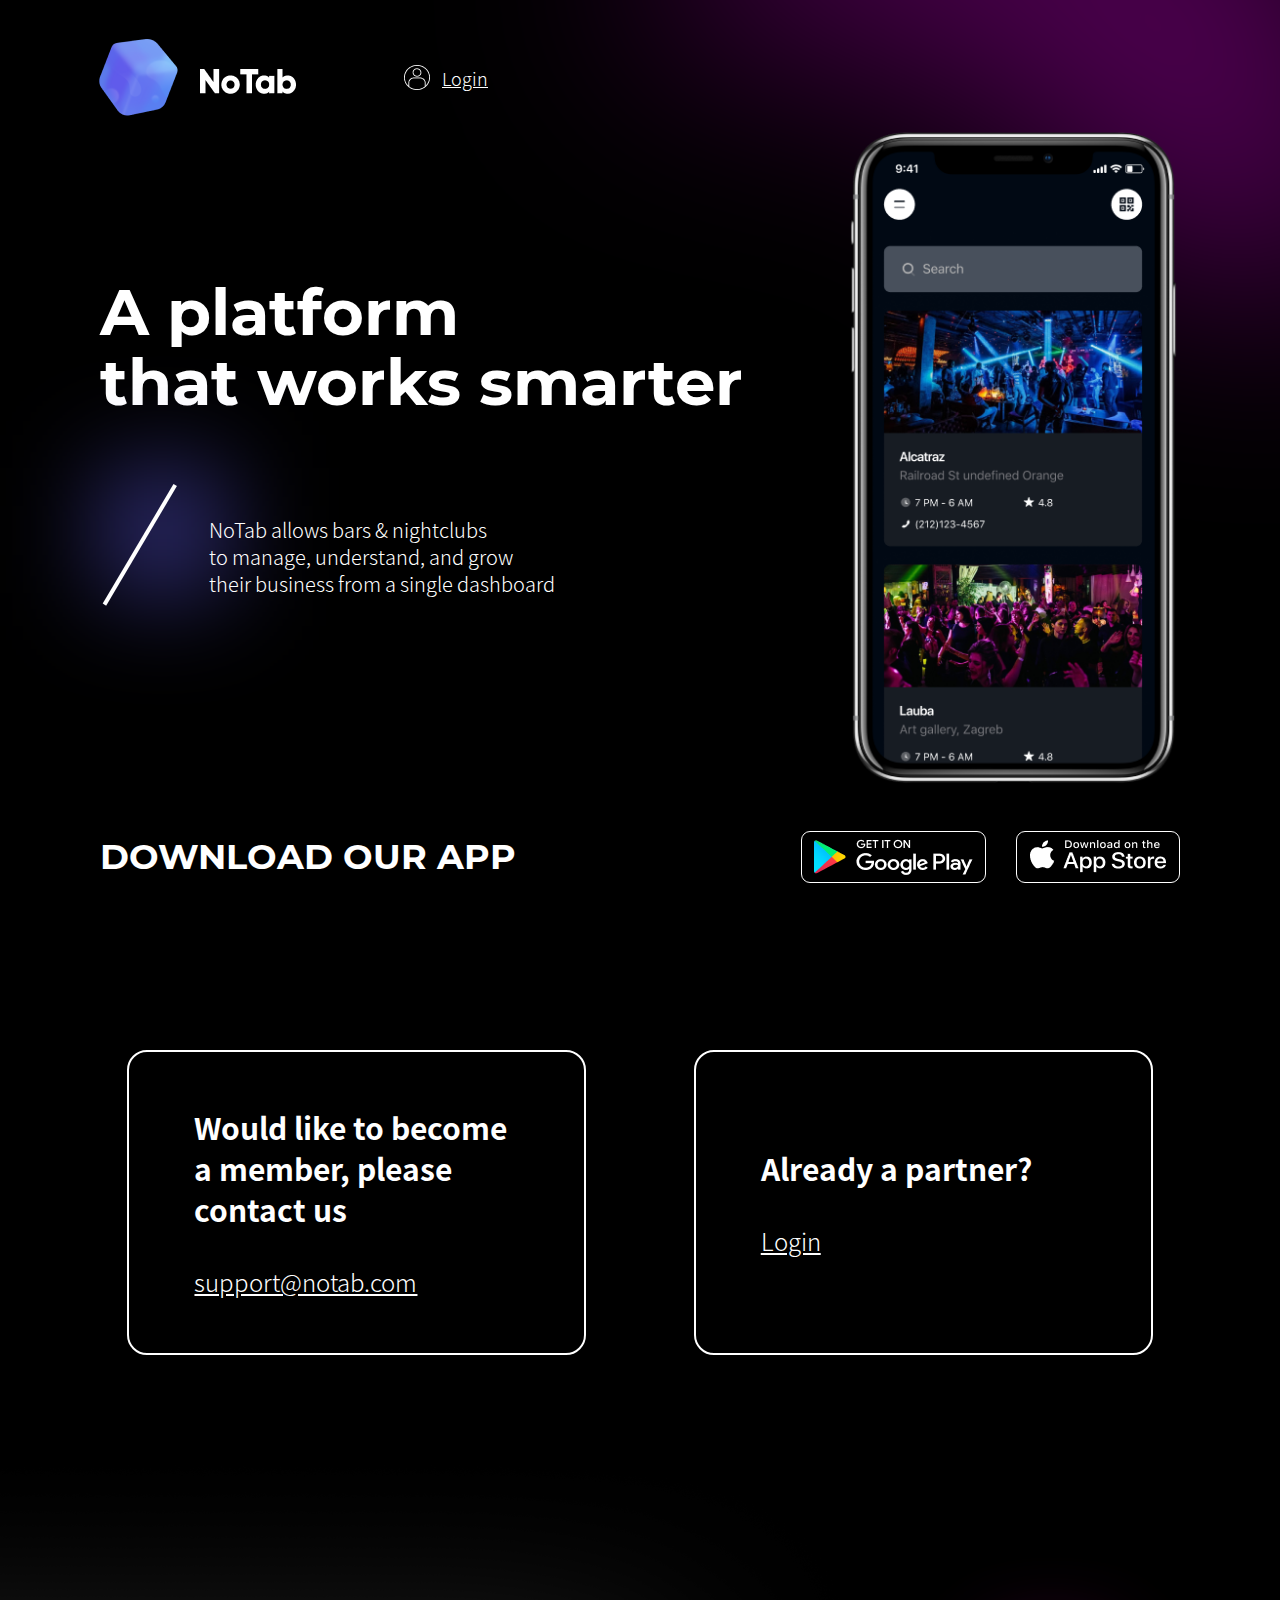
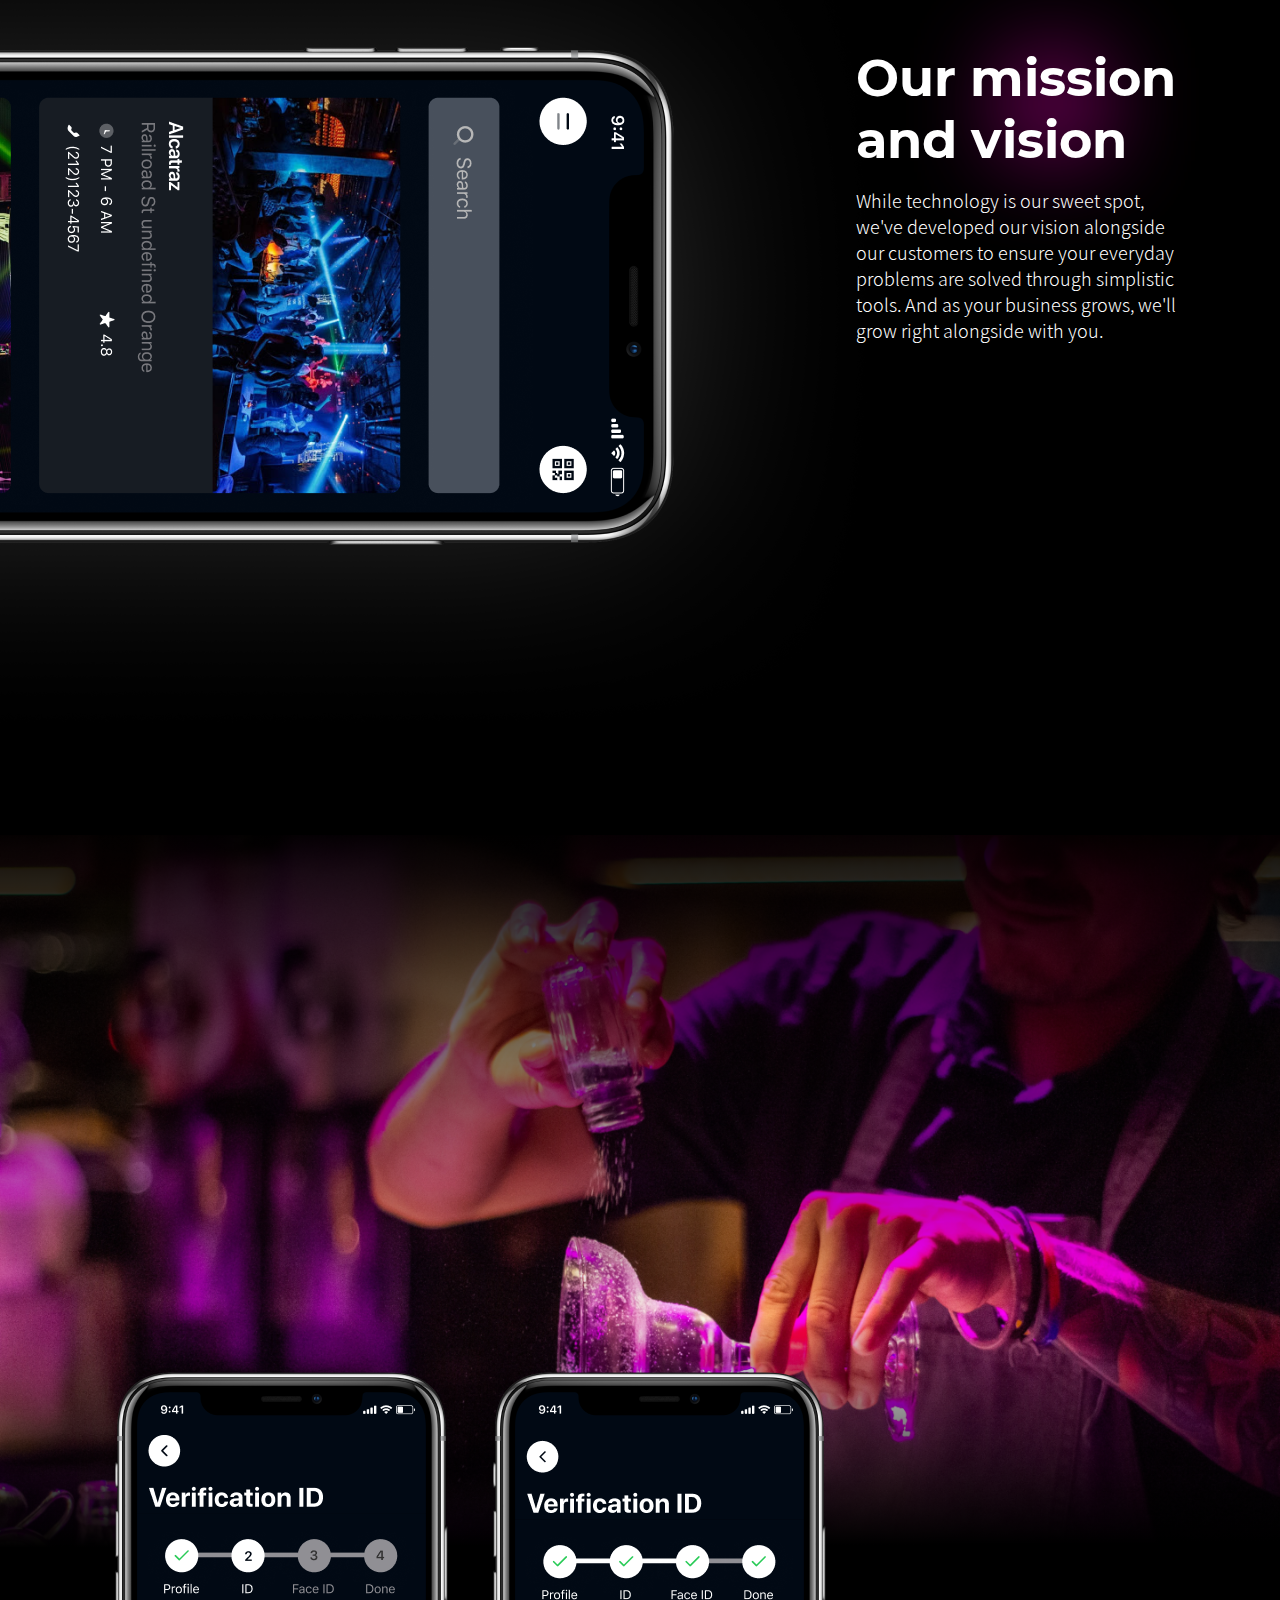
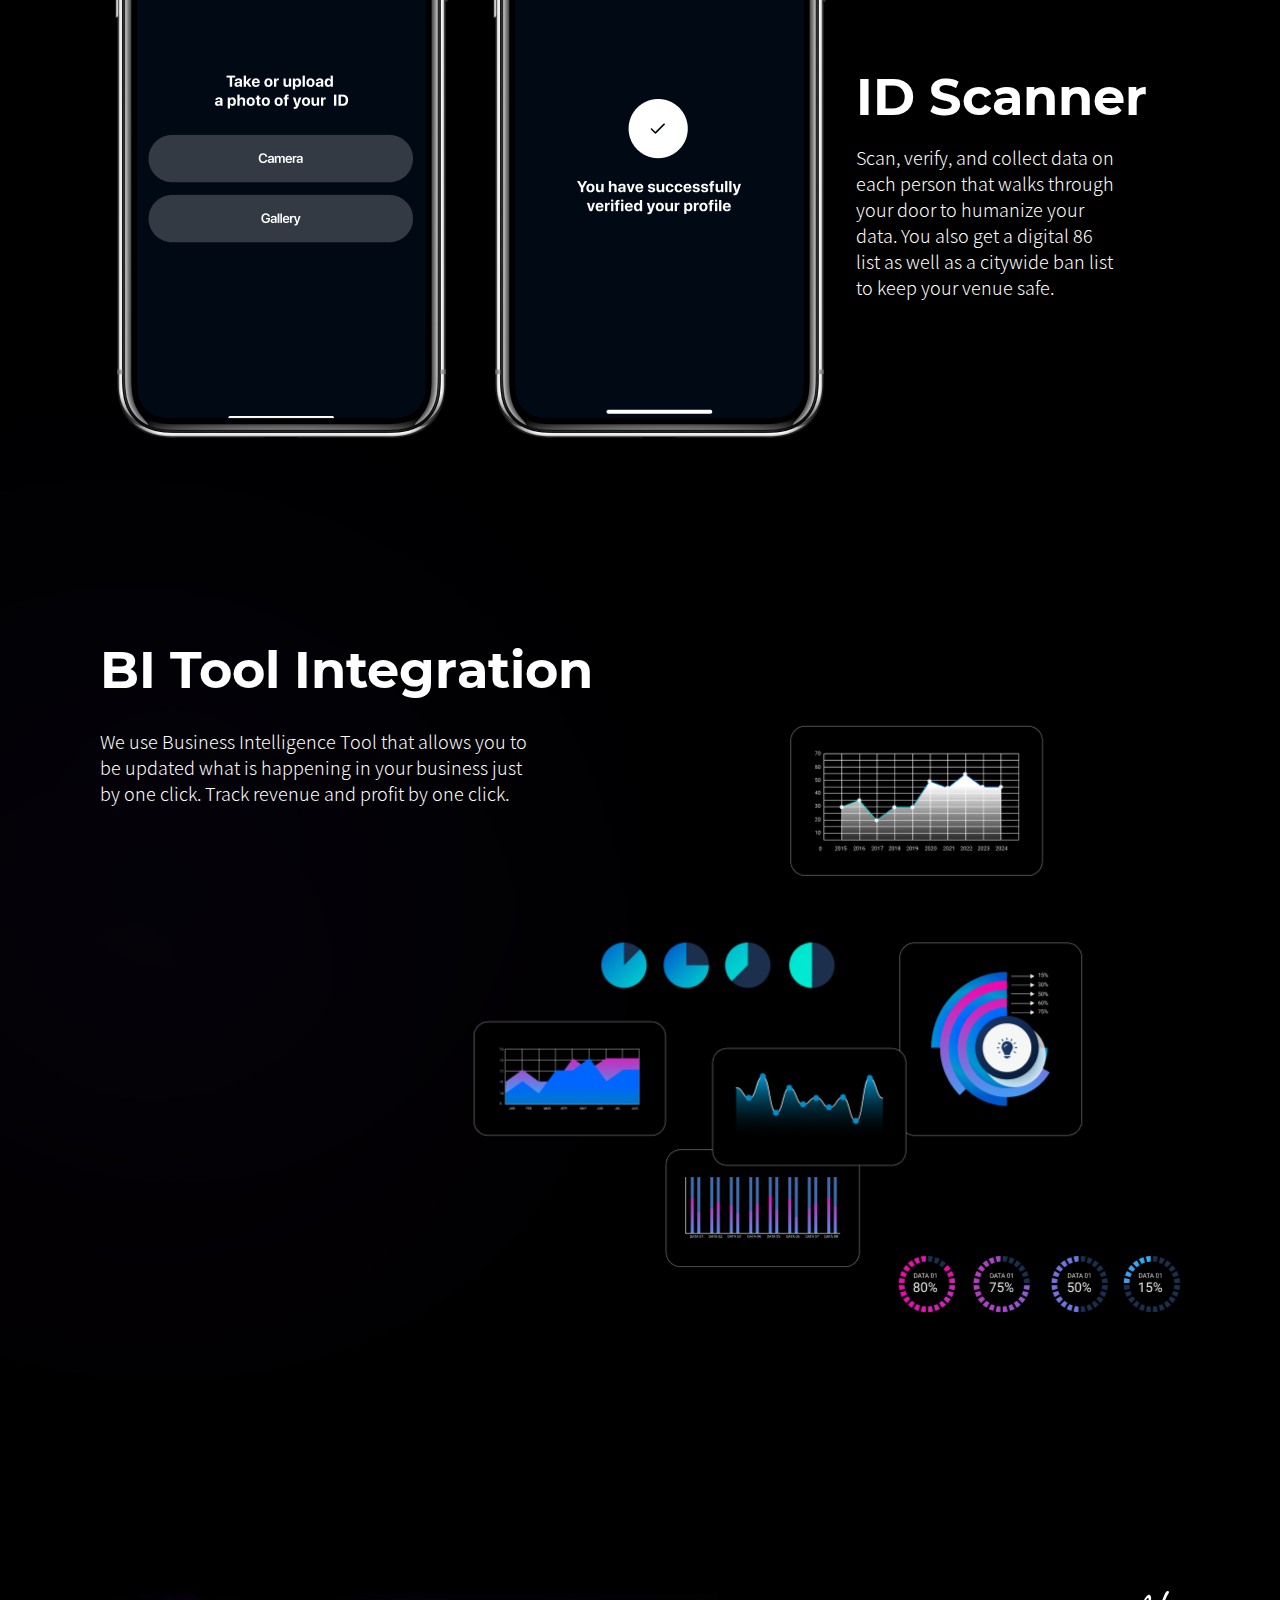
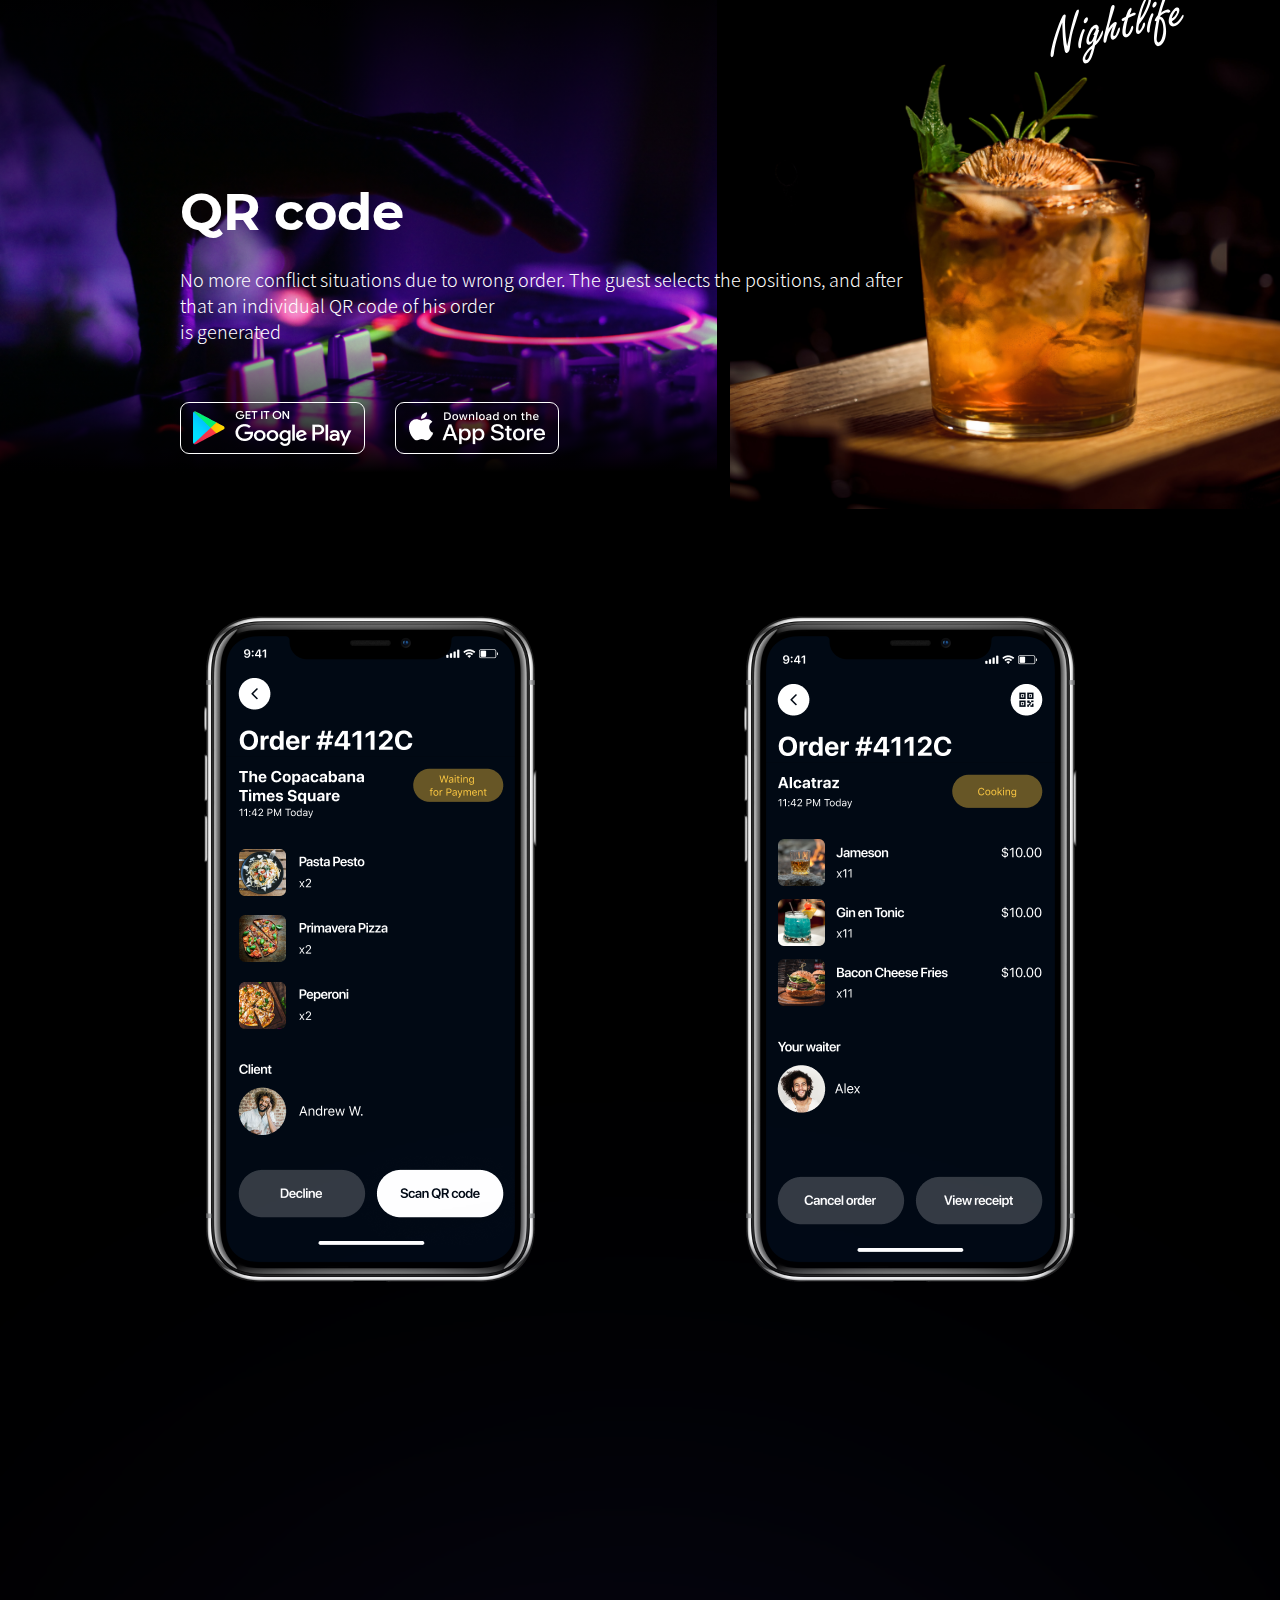
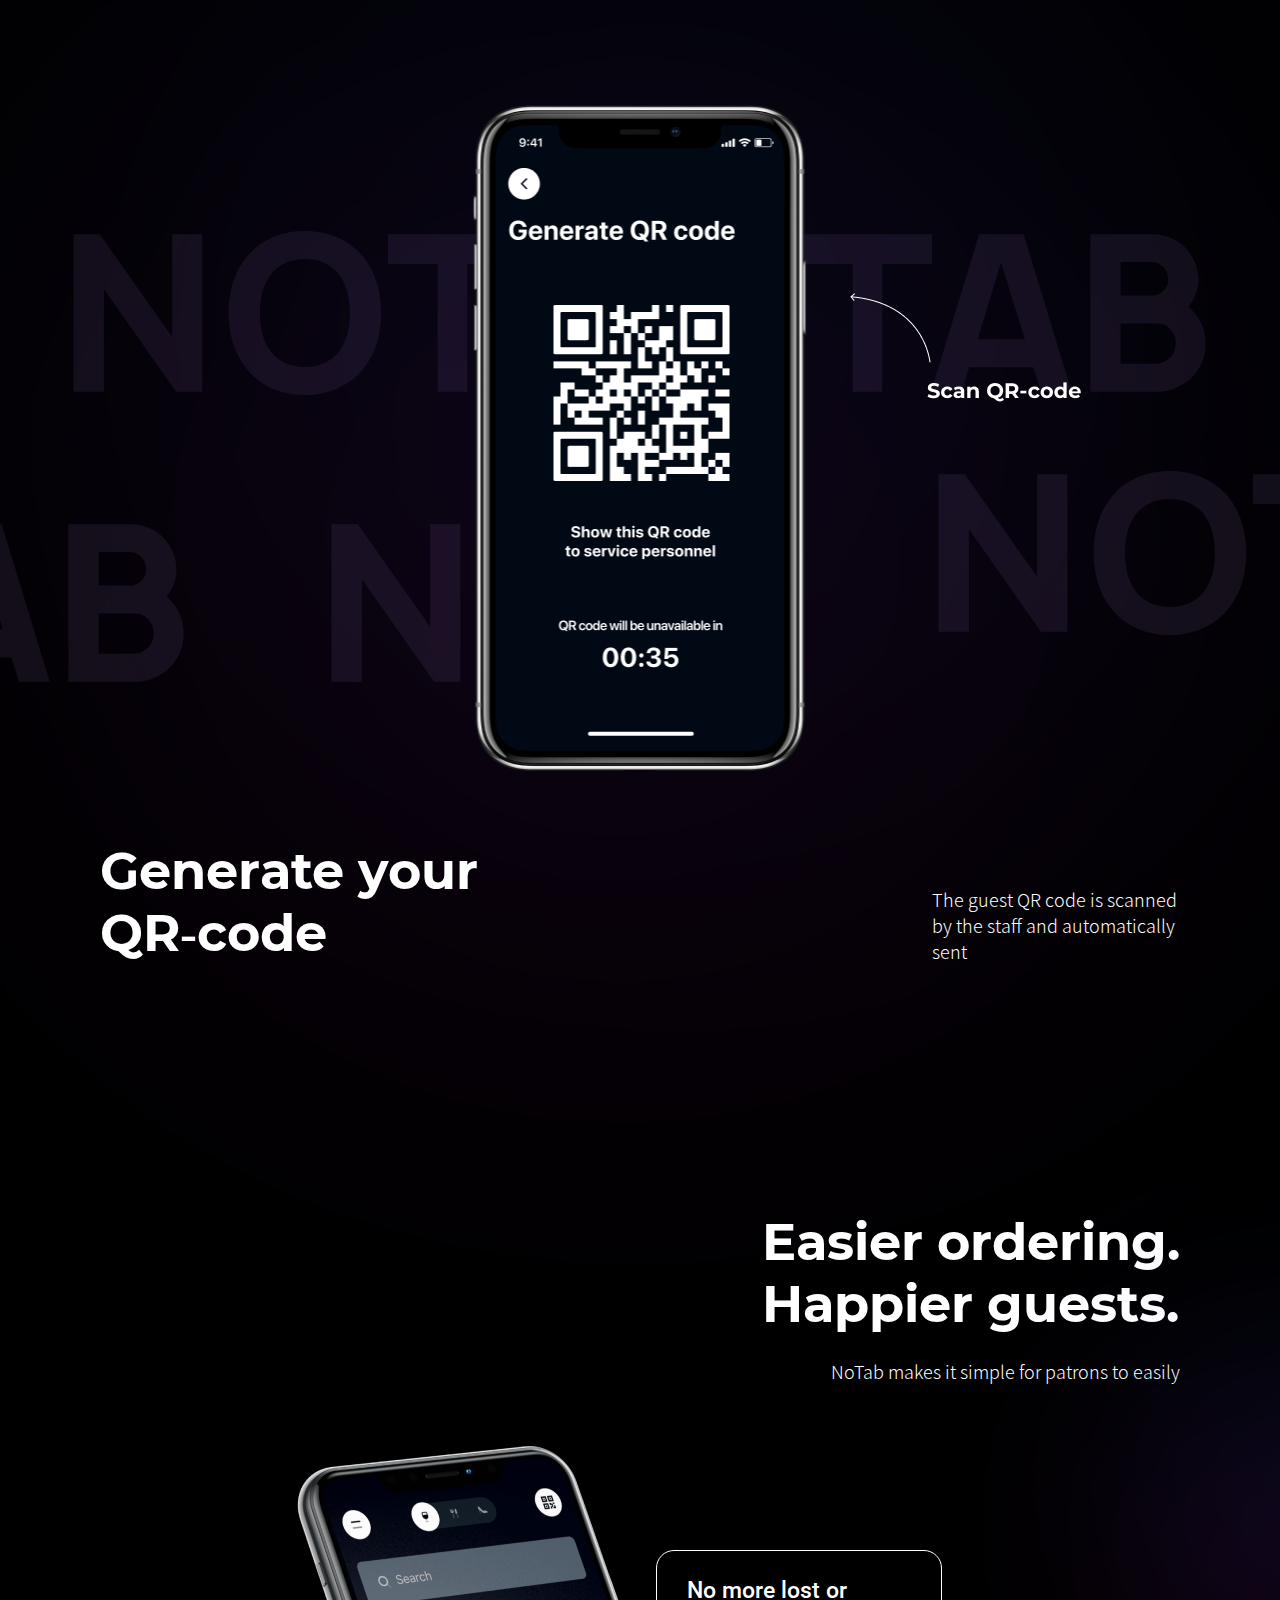
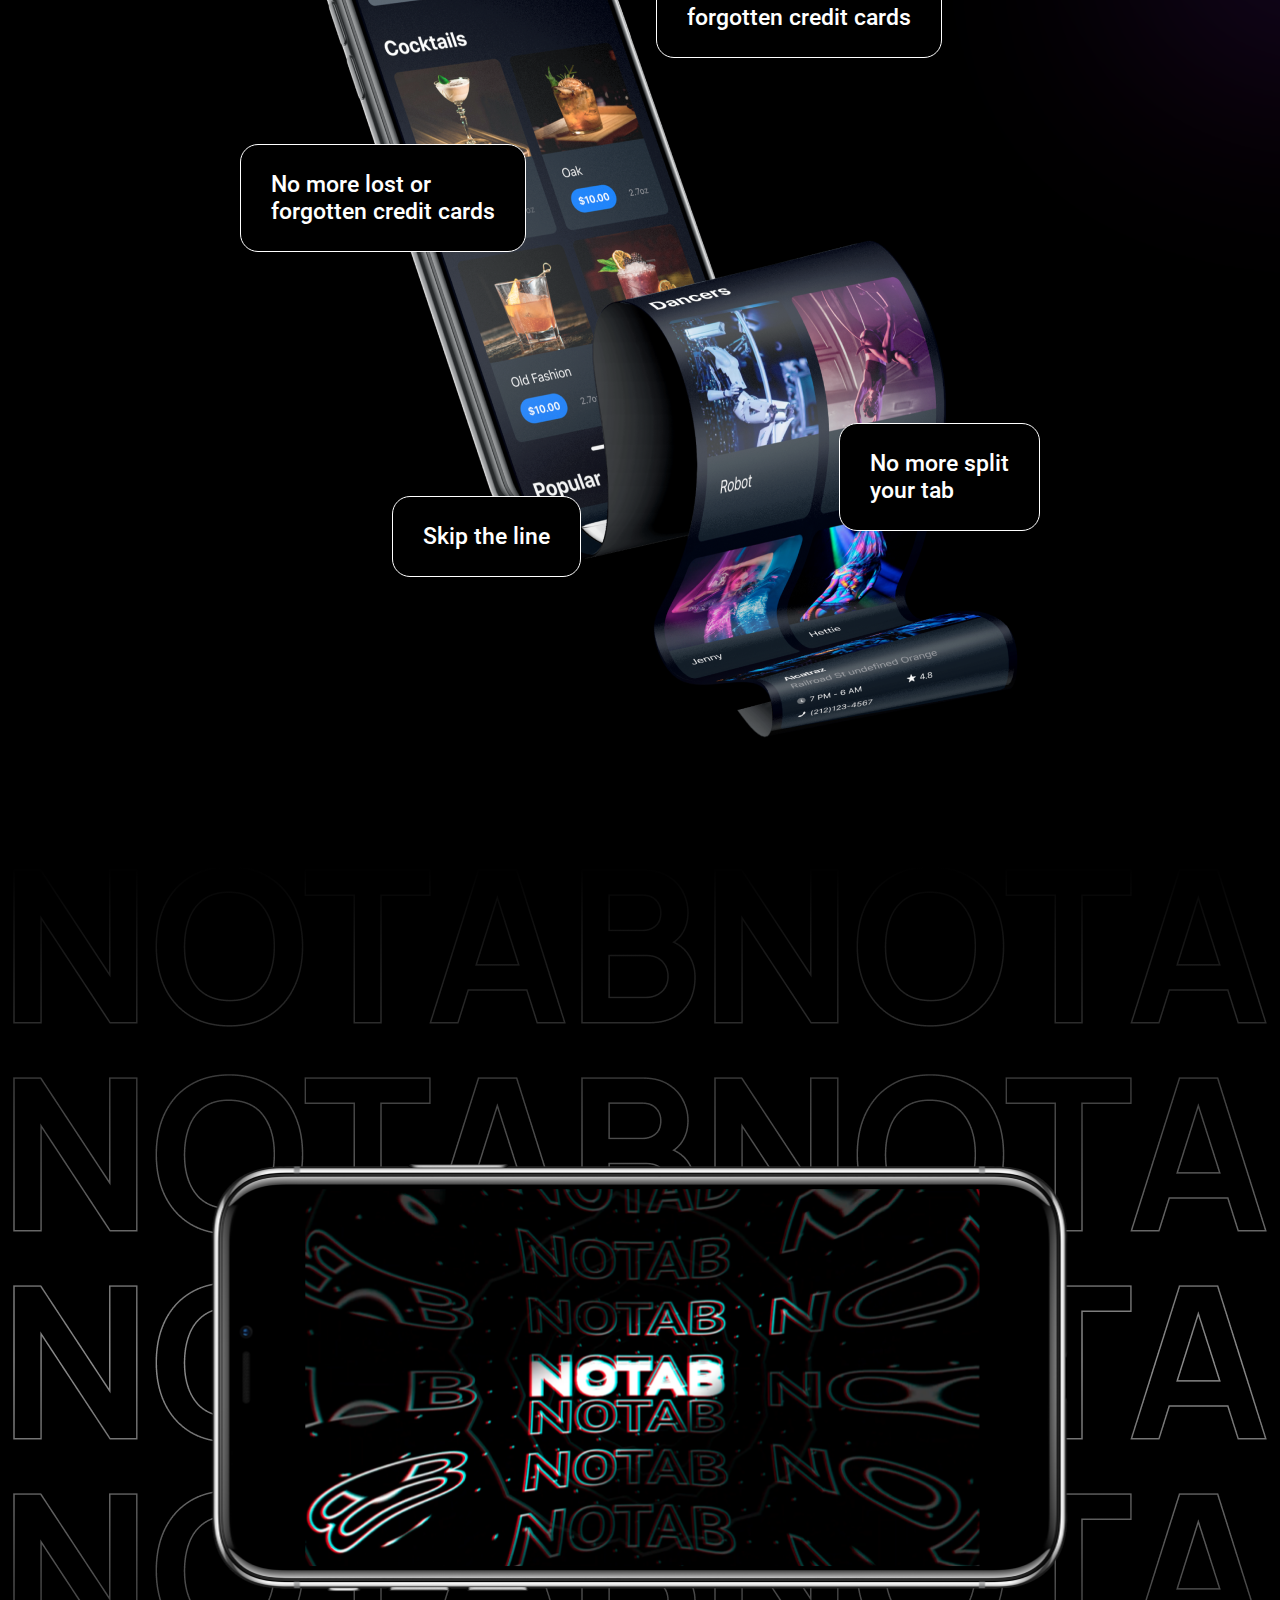
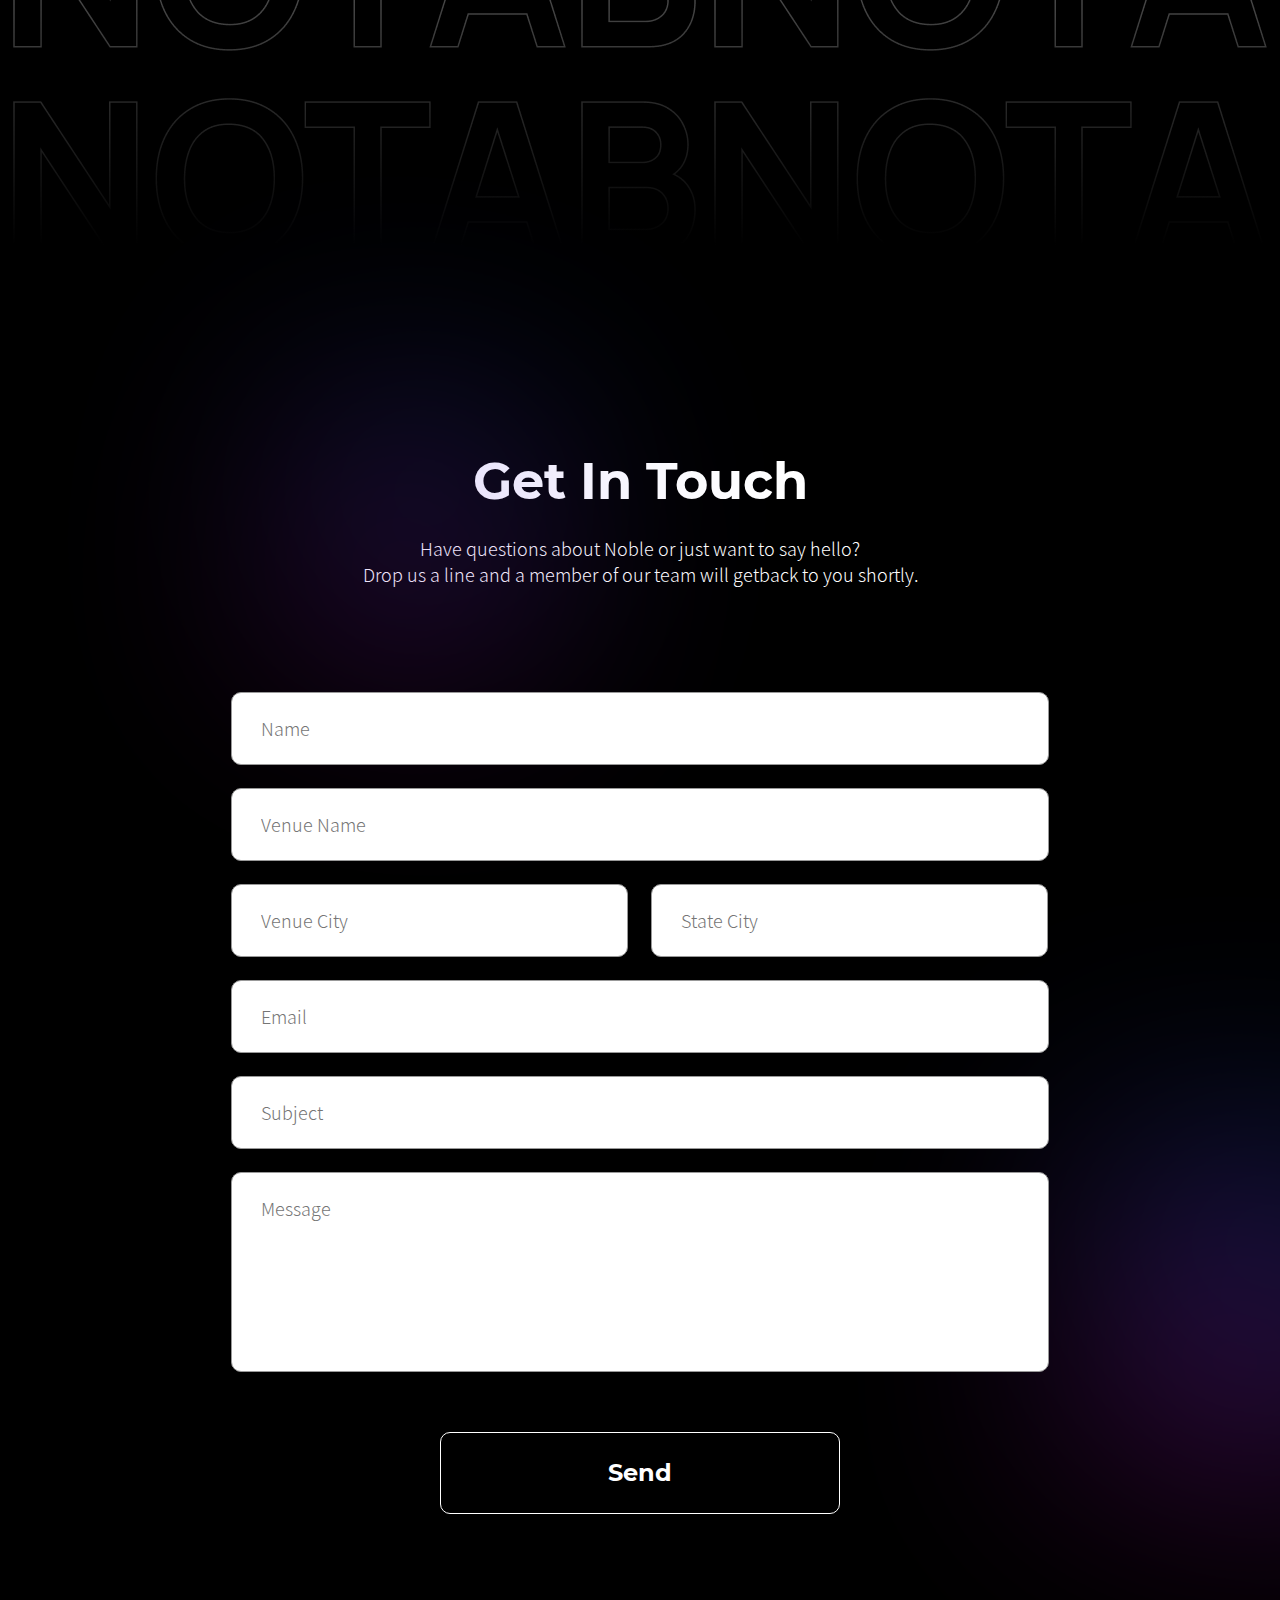
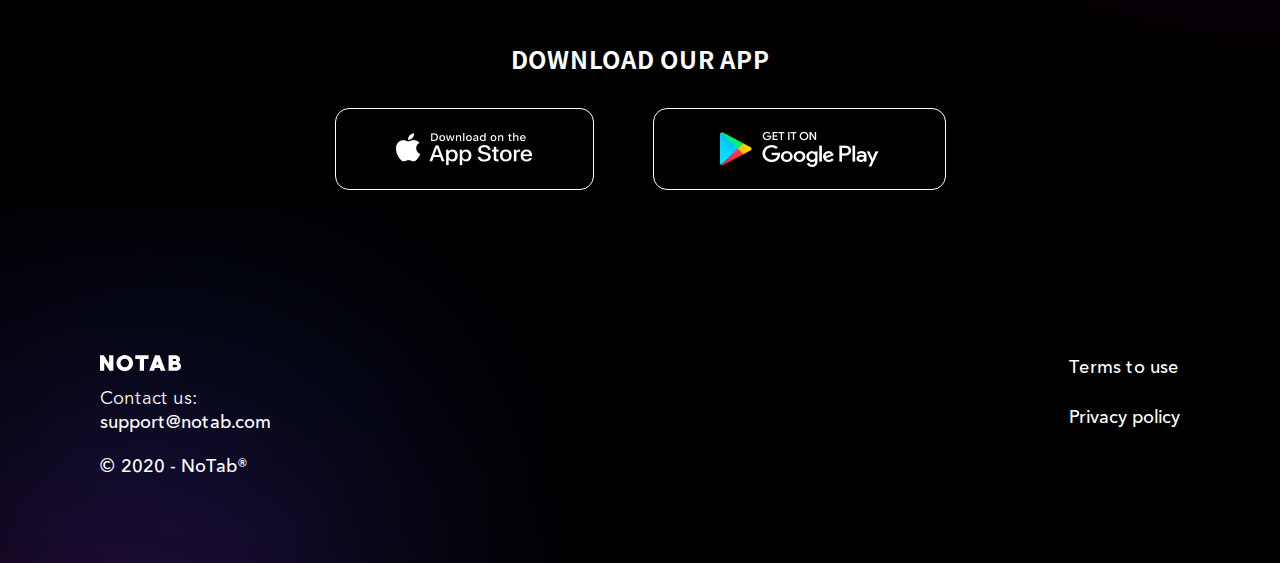
<file: index.html>
<!DOCTYPE html>
<html lang="en">
	<head>
		<title>NoTab</title>

		<meta http-equiv="Content-Type" content="text/html; charset=utf-8">
		<meta name="format-detection" content="telephone=no"/>
		<meta name="format-detection" content="address=no"/>
		<meta http-equiv="X-UA-Compatible" content="IE=Edge">
		<meta name="viewport" content="width=device-width, initial-scale=1">

		<link rel="shortcut icon" href="img/favicon.ico" type="image/png">
		<link rel="stylesheet" href="css/indexStyle.css">
		<link rel="stylesheet" href="css/fonts.css">

	</head>

	<body>
		<header>
			<a class="logo" href="index.html"></a>
			<div class="login">
				<div class="login__icon"></div>
				<button class="login__bttn">Login</button>
			</div>
		</header>
		<a onclick="backToTop()" class="back-to-top" title="go up">↑</a>
		<section id='mainSection' class="bigSection mainSection">
			<svg id='main__glow' width="100%" viewBox="0 0 1430 1346" fill="none" xmlns="http://www.w3.org/2000/svg">
				<g filter="url(#filter0_f)">
				<path id='main__glow__path' d="M764.689 804.055C674.6 658.175 437.748 640.135 330.584 649.35C242.911 586.864 305.12 555.986 407.452 441.679C509.785 327.372 754.462 393.896 895.979 394.836C1037.5 395.777 1158.33 696.695 1139.17 828.585C1120.02 960.476 877.301 986.405 764.689 804.055Z" style = 'fill: rgba(250,0,255,0.2)'/>
				</g>
				<defs>
				<filter id="filter0_f" x="-0.000244141" y="0" width="1429.79" height="1345.31" filterUnits="userSpaceOnUse" color-interpolation-filters="sRGB">
				<feFlood flood-opacity="0" result="BackgroundImageFix"/>
				<feBlend mode="normal" in="SourceGraphic" in2="BackgroundImageFix" result="shape"/>
				<feGaussianBlur stdDeviation="125" result="effect1_foregroundBlur"/>
				</filter>
				</defs>
			</svg>
			<div class="bigSection__content">
				<div class="main__content__text">
					<h1 class="fade-in-left1">A platform <br>that works smarter</h1>
					<div class="main__content__subtitle slide-in-left2">
						<div class="main__content__subtitle__decore fade-in">
							<div class="main__decore-cirle"></div>
							<div class="main__decore-line"></div>
						</div>
						<p class="fade-in-left2">NoTab allows bars & nightclubs <br>to manage, understand, and grow <br>their business from a single dashboard</p>
					</div>
				</div>
				<img id='mainPhoneImg' class="main__phone-img" src="img/main_section/phone_c1.png" alt="demonstration on phone">
			</div>
			<div class="line-break"></div>
			<div class="main__footer">
				<div class="main__footer__download">
					<h2>DOWNLOAD OUR APP</h2>
					<div class="download-source">
						<a class="dwnld-google"></a>
						<a class="dwnld-apple"></a>
					</div>
				</div>
			</div>
			<div id='cookies_notice' class="cookies-notice">
				<p>We use cookie to improve your experience on our site. By using our site you consent cookies. </p>
				<button onclick="hideCookiesNotice()">OK</button>
			</div>
		</section>
		<section class="miniSection">
			<div class="miniSection_content">
					<div class="miniSection__block">
					<h3>Would like to become a member, please contact us</h3>
					<a href="mailto:support@notab.com">support@notab.com</a>
				</div>
				<div class="miniSection__block">
					<h3>Already a partner? </h3>
					<button>Login</button>
				</div>
			</div>
			
		</section>
		<section class="bigSection section3">
			<div class="bigSection__content section3__content">				
				<div class="section3__text">
					<div class="section3__text__decore"></div>
					<h2>Our mission and vision</h2>
					<p>While technology is our sweet spot, we've developed our vision alongside
our customers to ensure your everyday problems are solved through simplistic tools. And as your business grows, we'll grow right alongside with you. </p>
				</div>
			</div>
			<div class="section3__phone-img"></div>
		</section>
		<section class="bigSection section4">
			<div class="section4__shadow"></div>
			<div class="bigSection__content section4__content">
				<img src="img/section4/phone1_c4.png" alt="phone verifacation">
				<img src="img/section4/phone2_c4.png" alt="phone verifacation">
				<div class="section4__text">
					<h2>ID Scanner</h2>
					<p>Scan, verify, and collect data on each person that walks through your door
to humanize your data. You also get
a digital 86 list as well as a citywide ban list to keep your venue safe.</p>
				</div>
			</div>
		</section>
		<section id='section5' class="bigSection section5">
			<div class="section5__decore"></div>
			<div class="bigSection__content section5__content">
				<div class="section5__text">
					<h2>BI Tool Integration</h2>
					<p>We use Business Intelligence Tool that allows you to be updated what is happening in your business just by one click. Track revenue and profit by one click.</p>
				</div>
				<div class="section5__images">
					<img id="row1" src="img/section5/row1.png" alt="demo chart 1">
					<img id="row2_left" src="img/section5/row2_left.png" alt="demo chart 2">
					<img id="row3_left" src="img/section5/row3_left.png" alt="demo chart 3">
					<img id="row3_middle" src="img/section5/row3_middle.png" alt="demo chart 4">
					<img id="row3_right" src="img/section5/row3_right.png" alt="demo chart 5">
					<img id="row4_left" src="img/section5/row4_left.png" alt="demo chart 6">
					<img id="row4_right" src="img/section5/row4_right.png" alt="demo chart 7">
				</div>
			</div>
		</section>
		<section class="bigSection section6">
			<div class="section6__shadow"></div>
			<img class="section6__backRightImg" src="img/section6/sec6_back_right.png" alt="cocktail">
			<img class="section6__nightlifeCaption" src="img/section6/sec6_nightlife.svg" alt="caption Nightlife">
			<div class="bigSection__content section6__content">
				<div class="section6__text">
					<h2>QR code</h2>
					<p>No more conflict situations due to wrong order. The guest selects the positions, and after that an individual QR code of his order <br>is generated</p>
					<div class="download-source">
						<a class="dwnld-google"></a>
						<a class="dwnld-apple"></a>
					</div>
				</div>
				<img class="sec6-phone-left" src="img/section6/sec6_phone_left.png" alt="demonstration on phone">
				<img class="sec6-phone-right" src="img/section6/sec6_phone_right.png" alt="demonstration on phone">
			</div>
		</section>
		<section id="section7" class="bigSection section7">
			<div class="section7__background-text">
				<div id="sec7_line1_left" class="section7__background-text__img"></div>
				<div id="sec7_line1_right" class="section7__background-text__img"></div>
				<div id="sec7_line2_left" class="section7__background-text__img"></div>
				<div id="sec7_line2_right" class="section7__background-text__img"></div>
			</div>
			<div class="section7__decorate"></div>
			<img class="section7__phone-img" src="img/section7/sec7_phone.png" alt="demonstration on phone">
			<div class="section7__caption-img"></div>
			<div class="bigSection__content section7__content">
				<h2>Generate your QR&#8209;code</h2>
				<p>The guest QR code is scanned by the staff and automatically sent</p>
			</div>
		</section>
		<section id="section8" class="bigSection section8">
			<div class="bigSection__content section8__content">
				<div class="section8__content__decore"></div>
				<div class="section8__text">
					<h2>Easier ordering.<br>Happier guests.</h2>
					<p>NoTab makes it simple for patrons to easily</p>
				</div>
				<img id="section8_phone" class="section8__phone-img" src="img/section8/sec8_phone.png" alt="demonstration on phone">
				<div class="section8__floating-text">
					<p id="sec8_p1">No more lost or<br>forgotten credit cards</p>
					<p id="sec8_p2">No more lost or<br>forgotten credit cards</p>
					<p id="sec8_p3">Skip the line</p>
					<p id="sec8_p4">No more split<br>your tab</p>
				</div>
			</div>
		</section> 
		<section class="bigSection section9">
			<h2>NoTab splash screen</h2>
			<div class="section9__shadow"></div>
			<img class="section9__phone-image " src="img/section9/sec9_phone.png" alt="phone with screensaver NoTab">
		</section>
		<section class="bigSection section10">
			<div class="bigSection__content section10__content" >
				<div class="section10__decoration1"></div>
				<div class="section10__decoration2"></div>
				<h2>Get In Touch</h2>
				<p>Have questions about Noble or just want to say hello?<br>
Drop us a line and a member of our team will getback to you shortly.</p>
				<form id="section10_form" class="section10__form" action="#">
					<input type="text" name="Name" placeholder="Name" required />
					<input type="text" name="Venue_Name" placeholder="Venue Name" required />
					<div class="inline-form">
						<input type="text" name="Venue_City" placeholder="Venue City" required />
						<input type="text" name="State_City" placeholder="State City" required />
					</div>
					<input type="email" name="Email" placeholder="Email" required />
					<input type="text" name="Subject" placeholder="Subject" required />
					<textarea name="Message" placeholder="Message" required></textarea>
					<button onclick="highlightIfInputNotValid('section10_form')" id="sendFormButtn" type="submit">Send</button>
				</form>
				<h3>DOWNLOAD OUR APP</h3>
				<div class="download-source download-source_big">
					<a class="dwnld-apple dwnld-apple_big"></a>
					<a class="dwnld-google dwnld-google_big"></a>
				</div>
			</div>
		</section>
		<footer>
			<div class="footer_decoration"></div>
			<div class="footer_left">
				<img src="img/section10/notabText.svg" alt="NoTab logo">
				<p>Contact us:</p>
				<a href="mailto:support@notab.com">support@notab.com</a>
				<p>© 2020 - NoTab®</p>
			</div>
			<div class="footer_right">
				<a href="#">Terms to use</a>
				<a href="#">Privacy policy</a>
			</div>
		</footer>

	<script src="js/script.js"></script>
	<script src='js/effects.js'></script>

	</body>
</html>
</file>
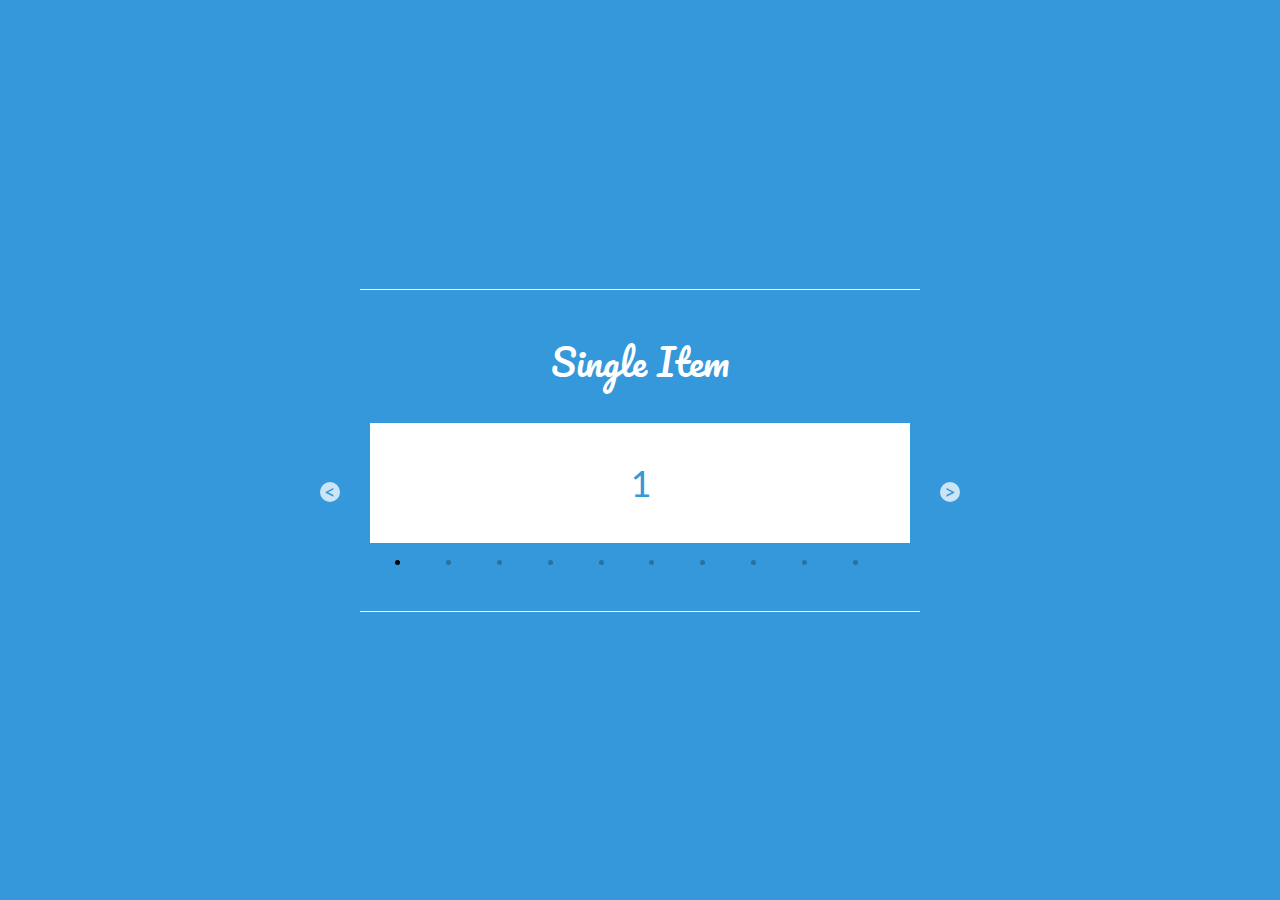
<file: slider.html>
<!DOCTYPE html>
<html lang="en">
	<head>
		<title>Slider</title>

		<meta http-equiv="Content-Type" content="text/html; charset=utf-8">
		<meta name="format-detection" content="telephone=no"/>
		<meta name="format-detection" content="address=no"/>
		<meta http-equiv="X-UA-Compatible" content="IE=Edge">
		<meta name="viewport" content="width=device-width, initial-scale=1">

		<link rel="stylesheet" href="css/sliderStyle.css">

	</head>

	<body>
		<section>
			<div class="content">
				<hr>
				<h2>Single Item</h2>
				<div class="slider-container">
					<button id="buttonLeft"><</button>
					<button id="buttonRight">></button>
					<div class="slider" id="slider">
						<div>1</div>
						<div>2</div>
						<div>3</div>
						<div>4</div>
						<div>5</div>
						<div>6</div>
						<div>7</div>
						<div>8</div>
						<div>9</div>
						<div>10</div>
					</div>
				</div>
				<hr>
			</div>
		</section>
		<script src='js/slide.js'></script>
	</body>
</html>
</file>
<file: css/indexStyle.css>
/* Указываем box sizing */
*,
*::before,
*::after {
	box-sizing: border-box;
	color: white;

	-webkit-touch-callout: none; /* iOS Safari */
	-webkit-user-select: none;   /* Chrome/Safari/Opera */
	-khtml-user-select: none;    /* Konqueror */
	-moz-user-select: none;      /* Firefox */
	-ms-user-select: none;       /* Internet Explorer/Edge */
	user-select: none;           /* Non-prefixed version, currently*/

	font-family: Noto Sans HK;
	font-weight: 300;
}

/* Убираем внутренние отступы */
ul[class],
ol[class] {
  padding: 0;
}

/* Убираем внешние отступы */
body,
h1,
h2,
h3,
h4,
p,
ul[class],
ol[class],
li,
figure,
figcaption,
blockquote,
dl,
dd {
  margin: 0;
}
html{
	overflow-x: hidden;
}

/* Выставляем основные настройки по-умолчанию для body */
body {
  min-height: 100vh;
  scroll-behavior: smooth;
  overflow-x: hidden;
}

/* Удаляем стандартную стилизацию для всех ul и il, у которых есть атрибут class*/
ul[class],
ol[class] {
  list-style: none;
}

/* Элементы a, у которых нет класса, сбрасываем до дефолтных стилей */
a:not([class]) {
  text-decoration-skip-ink: auto;
}

img {
  max-width: 100%;
  display: block;
}

p{
	font-family: 'Noto Sans HK';
	font-weight: 300;
	font-size: 18px;
}

@media (max-width: 600px) {
	p{
		font-size: 16px;
	}
}

button{
	outline: none; 
	border: 0;
	background: transparent;
	padding: 0;
	text-align: left;
	width: auto;
	cursor: pointer;
}

::-webkit-scrollbar {
  width: 0;
}

body{
	background-color: black;
}

header{
	position: absolute;
	display: flex;
	z-index: 2;
	height: 109px;
	width: 100%;
	margin-top: 23px;
	padding: 0 85px;
}

@media (max-width: 960px) {
	header{
		padding: 0 15px;
		justify-content: space-between;
	}
}

@media (max-width: 660px) {
	header{
		padding: 0 15px;
		height: auto;
	}
}

.logo {
	width: 211px;
	height: 100%;
	background: url(../img/header_img/Logo.png) 0 0/contain no-repeat;
	cursor: pointer;
}

@media (max-width: 960px) {
	.logo{
		width: 160px;
		height: 82px;
		background-position: 50% 50%;
	}
}

@media (max-width: 600px) {
	.logo{
		width: 102px;
		height: 53px; 
		background-position: 50% 50%;
	}
}

.login{
	display: flex;
	margin-left: 108px;
}

.login__icon{
	width: 26px;
	height: 25px;
	align-self: center;
	background: url(../img/header_img/login_icon.png) 0 0/contain no-repeat;
}

@media (max-width: 960px) {
	.login__icon{
		display: none;
	}
}

.login__bttn{
	font-family: 'Noto Sans HK';
	webkit-text-stroke-width: 3.5px;
	position: relative;
	align-self: center;
	margin-left: 12px;
	font-size: 18px;
	cursor: pointer;
	text-decoration-line: underline;
}


.login__bttn:hover{
	color: #779BF4;
}

.bigSection {
	position: relative;
	padding: 132px 100px 15px;
	width: 100%;
	display: flex;
	justify-content: center;
	flex-wrap: wrap;
	height: 900px;
	min-height: 120vh;
}

@media (max-width: 960px) {
	.bigSection{
		padding: 132px 50px 15px;
		height: auto;
	}
}

@media (max-width: 600px) {
	.bigSection{
		padding: 100px 15px 15px;
		min-height: 100vh;
		height: 900px;
	}
}


.back-to-top {
  position: fixed;
  bottom: 120px;
  right: 40px;
  z-index: 9999;
  width: 30px;
  height: 30px;
  text-align: center;
  line-height: 30px;
  background: rgba(255, 255, 255, 0.1);
  color: rgba(255, 255, 255, 0.1);
  cursor: pointer;
  opacity: 0;
  display: none;
  transition: .5s;
}

.back_to_top:hover {
  color: rgba(255, 255, 255, 1);
}

._visible{
	opacity: 1;
	display: block;
}

.mainSection{
	min-height: 100vh;
}

@media (max-width: 600px) {
	.main__content__text {
		max-width: calc(100% - 80px);
	}
}


h1{
	font-family: Montserrat;
	font-weight: 700;
	font-size: 64px;
	line-height: 70px;
	margin-top: 145px;
}

h2{
	font-family: Montserrat;
	font-style: normal;
	font-weight: 700;
	font-size: 51px;
	line-height: 62px;
	color: #FFFFFF;
}


@media (max-width: 960px) {
	h1{
	font-size: 48px;
	line-height: 60px;
	margin-top: 145px;
	}
	h2{
		font-size: 36px;
		line-height: 48px;
	}
}

@media (max-width: 600px) {
	h1{
	font-size: 35px;
	line-height: 40px;
	margin-top: 100px;
	}
	h2{
	font-size: 24px;
	line-height: 33px;
	}
}


.bigSection__content{
	position: relative;
	display: flex;
	max-width: 1240px;
	justify-content: space-between;
	width: 100%;
}

.main__content__subtitle{
	margin-top: 8%;
	display: flex;
}

.main__decore-cirle{
	width: 125px;
	height: 125px;
	left: 93px;
	top: 470px;

	background: rgba(96, 92, 234, 0.5);
	filter: blur(50px);
}

.main__decore-line{
	position: relative;
	width: 139.43px;
	height: 0px;
	left: -30px;
	top: -50px;

	border: 2px solid #FFFFFF;
	transform: rotate(120.61deg);
}

@media (max-width: 1100px) {
	.main__content__subtitle__decore{
		display: none;
	}
}


.main__content__subtitle p{
	position: relative;
	left: -30px;
	font-size: 20px;
	line-height: 27px;
	display: flex;
	align-items: flex-end;
}

@media (max-width: 1100px) {
	.main__content__subtitle p{
		left: 0px;
	}
}

@media (max-width: 600px) {
	.main__content__subtitle p{
		font-size: 16px;
	}
}

#main__glow{
	position: absolute;
	top: -60%;
	right: -30%;
	overflow: hidden;
	z-index: -1;
	min-width: 1000px;
}

@media (max-width: 1100px) {
	#main__glow{
		top: -10%;
		right: -45%;
	}
}

.main__phone-img{
	position: relative;
	max-width: 333px;
	max-height: 668px;
}

@media (max-width: 960px) {
	.main__phone-img{
		max-width: 250px;
		max-height: 500px;
		top: calc(50% - 250px)
	}
}

@media (max-width: 700px) {
	.main__phone-img{
		max-width: 200px;
		max-height: 400px;
		top: calc(50% - 200px)
	}
}

@media (max-width: 600px) {
	.main__phone-img{
		position: absolute;
		max-width: 161px;
		max-height: 323px;
		top: 50%;
		right: 0;
		transform:  translate(50%,-50%);
	}
}

.main__footer{
	display: flex;
}

.line-break {
	width: 100%;
	height: 5%;
	min-height: 15px;
}

@media (max-width: 600px) {
	.line-break {
		display: none;
	}
}


.main__footer{
	width: 100%;
	display: block;
}

.main__footer__download{
	display: flex;
	justify-content: space-between;
}

@media (max-width: 1100px) {
	.main__footer__download{
		flex-direction: column;
		justify-content: center;
		align-items: center;
	}
}

.main__footer__download h2{
	font-family: Montserrat;
	font-weight: 700;
	font-size: 35px;
	line-height: 70px;
}

@media (max-width: 600px) {
	.main__footer__download h2{
		font-size: 24px;
		line-height: 29px;
	}
}

.download-source{
	display: flex;
	flex-direction: row;
	align-items: center;
}

@media (max-width: 600px) {
	.download-source{
		flex-direction: column;
	}
}

.download-source a{
	cursor: pointer;
	border-radius: 9px;
	transition: 0.3s;
	border: 1px solid white;
}

.download-source a:hover{
	background-color: #1D1C46;
}

@media (max-width: 600px) {
	.download-source a{
		margin: 34px 0 0 0;
	}
}

.dwnld-google{
	display: block;
	width: 185px;
	height: 52px;
	background: url('../img/main_section/dwnGoogle.png') center no-repeat;
}

.dwnld-apple{
	display: block;
	margin-left: 30px;
	width: 164px;
	height: 52px;
	background: url('../img/main_section/dwnApple.png') center no-repeat;
}

@media (max-width: 600px) {
	.dwnld-apple{
		width: 185px;
	}
}


.fade-in-left1{
	-webkit-animation:fade-in-left .6s cubic-bezier(.39,.575,.565,1.000) .5s both;animation:fade-in-left .6s cubic-bezier(.39,.575,.565,1.000) .5s both

}

.fade-in-left2{
	-webkit-animation:fade-in-left .6s cubic-bezier(.39,.575,.565,1.000) 1s both;animation:fade-in-left .6s cubic-bezier(.39,.575,.565,1.000) 1s both
}

.fade-in{-webkit-animation:fade-in 1.2s cubic-bezier(.39,.575,.565,1.000) 1.6s both;animation:fade-in 1.2s cubic-bezier(.39,.575,.565,1.000) 1.3s both}

@-webkit-keyframes fade-in{0%{opacity:0}100%{opacity:1}}@keyframes fade-in{0%{opacity:0}100%{opacity:1}}

@-webkit-keyframes fade-in-left{
	0%{-webkit-transform:translateX(-50px);transform:translateX(-50px);opacity:0}100%{-webkit-transform:translateX(0);transform:translateX(0);opacity:1}}@keyframes fade-in-left{0%{-webkit-transform:translateX(-50px);transform:translateX(-50px);opacity:0}100%{-webkit-transform:translateX(0);transform:translateX(0);opacity:1}
}

.cookies-notice{
	position: fixed;
	display: flex;
	width: 100%;
	left: 0;
	bottom: 0;
	background: #212834;
	padding: 21px 25px 22px 100px;
	justify-content: space-between;
	align-items: center;

	transition: all .5s;
	transform: translate(0,100%);
	opacity: 0;
	z-index: 999;
}

.cookies-notice p{
	margin-right: 15px;
}

@media (max-width: 800px) {
	.cookies-notice{
		padding: 15px 22px;
	}

	.cookies-notice p{
		max-width: 50%;
	}
}

._active{
	transform: translate(0,0);
	opacity: 1;
}

.cookies-notice p{
	font-size: 14px;
}

.cookies-notice button{
	position: relative;
	padding: 15px 56px;
	background: rgba(255, 255, 255, 0.1);
	border: 0.5px solid #FFFFFF;
	border-radius: 6px;
	font-size: 14px;
}

.cookies-notice button:hover{
	background-color: #1D1C46;
}

.miniSection{
	display: flex;
	justify-content: center;
	width: 100%;
	margin-top: 150px;
}

@media (max-width: 800px) {
	.miniSection{
		margin-top: 0px;
	}
}

.miniSection_content{
	max-width: 1240px;
	display: flex;
	justify-content: space-evenly;
}

@media (max-width: 800px) {
	.miniSection_content{
		flex-direction: column;
		padding: 0 15px;
	}
}


.miniSection__block{
	display: flex;
	padding: 55px 65px;
	border: 2px solid white;
	border-radius: 20px;
	width: 37%;
	flex-direction: column;
	justify-content: center;
	transition: .5s;
}

.miniSection__block:hover{
	transform: scale(1.1);
}

@media (max-width: 800px) {
	.miniSection__block{
		width: auto;
		margin-top: 15px;
	}

	.miniSection__block:hover{
		transform: none;
	}
}

.miniSection__block h3{
	font-family: Noto Sans HK;
	font-size: 30px;
	line-height: 41px;
	font-weight: 700;
	margin-bottom: 35px;
}

@media (max-width: 960px) {
	.miniSection__block h3{
		font-size: 24px;
		line-height: 33px;
	}
}

.miniSection__block a, .miniSection__block button{
	font-family: Noto Sans HK;
	font-size: 24px;
	line-height: 33px;
	text-decoration-line: underline;
}

@media (max-width: 960px) {
	.miniSection__block a{
		font-size: 18px;
		line-height: 25px;
	}
}

.miniSection__block a:hover, .miniSection__block button:hover{
	color: #779BF4;
}

.section3__text__decore{
	position: absolute;
	width: 85px;
	height: 85px;
	right: 85px;
	top: 15px;
	background: #F101BF;
	opacity: 0.7;
	filter: blur(50px);
}

@media (max-width: 1215px) {
	.section3__text__decore{
	left: 0px;
	}
}

.section3__content{
	justify-content: flex-end;
}

.section3__text{
	position: relative;
	max-width: 30%;
	display: flex;
	flex-direction: column;
	margin-top: 160px;
	transition: all 1s;
}

@media (max-width: 960px) {
	.section3__text{
		max-width: 45%;
	}
}

@media (max-width: 1215px) {
	.section3__text{
		margin-top: 0;
		max-width: 100%
	}
}


.section3__text_hide{
	opacity: 0;
	transform: translate(100%,0);
}

@media (max-width: 1215px) {
	.section3__text_hide{
		opacity: 1;
		transform: translate(0,0);
	}
}

.section3__text h2{
	position: relative;
}

.section3__text p{
	position: relative;
	margin-top: 5%;
}

.section3__phone-img{
	position: absolute;
	top: 50%;
	left: 0;
	height: 914px;
	width: 70%;
	max-width: 1300px;
	transform: translate(0,-50%);
	background-image: url('../img/section3/phone_c3.png');
	background-position: 100% 0;
	background-repeat: no-repeat;
	background-size: auto 100%;
	transition: all 1s;
}

@media (max-width: 1215px) {
	.section3__phone-img{
		transform: rotate(-90deg);
		top: 35%;
		left: auto;
		width: 300%;
		background-position: 50% 50%;
		height: 50%;
	}
}

@media (max-width: 600px) {
	.section3__phone-img{
		top: 43%;
	}
}


.section3__phone-img_rotate{
	transform: translate(-50%,-50%) rotate(-90deg) scale(0.8);
		width: 100%;
		top: calc(50% + 55px);
		left: 50%;
}

@media (max-width: 1215px) {
	.section3__phone-img_rotate{
		transform: rotate(-90deg);
		top: 35%;
		left: auto;
		width: 300%;
		background-position: 50% 50%;
		height: 50%;
	}
}

@media (max-width: 600px) {
	.section3__phone-img_rotate{
		top: 43%;
	}
}

.section4{
	background-image: url('../img/section4/section4_background.png');
	background-position: 50% 0%;
	background-repeat: no-repeat;
	background-size: 100% auto;
}

@media (max-width: 1250px) {
	.section4 {
		height: auto;
	}
}

.section4__shadow{
	position: absolute;
	left: 0;
	top: 0;
	width: 100%;
	padding-top: 66%;
	background: linear-gradient(179.83deg, #000000 -3.1%, rgba(0, 0, 0, 0) 56.76%, #000000 83.92%);
}

.section4__content {
	align-items: flex-end;
}

@media (max-width: 1250px) {
	.section4__content {
		flex-wrap: wrap;
		justify-content: space-around;
	}
}

.section4__content img{
	position: relative;
	bottom: -15%;
	margin-left: 15px;
/*	width: 333px;
	height: 668px;*/
}

@media (max-width: 1250px) {
	.section4__content img{
		top: 0;
		margin-top: 55px;
	}
}

.section4__text{
	width: 30%;
}

@media (max-width: 1250px) {
	.section4__text{
		width: 100%;
		order: -1;
		margin-top: 25%;
	}
}

.section4__text p{
	width: 80%;
	margin-top: 5%;
}

.section5{
	margin-top: 15%;
}

@media (max-width: 900px) {
	.section5__content{
		flex-wrap: wrap;
	}
}



.section5__decore {
position: absolute;
left: -4.64%;
right: 75.05%;
top: 16.38%;
bottom: 61.55%;

height: 438px;
width: 426px;

background: linear-gradient(12.08deg, #F101BF 2.82%, #0066FF 97.06%);
opacity: 0.1;
filter: blur(250px);
transform: rotate(5.78deg);

}

.section5__text{
	position: relative;
	top: 20%;
	width: 45%;
	display: flex;
	flex-direction: column;
}

@media (max-width: 1300px) {
	.section5__text{
		top: 0%;
		width: 100%;
	}
}

@media (max-width: 800px) {
	.section5__text{
		width: 100%;
		margin-top: -15%;
	}
}


.section5__text p {
	width: 80%;
	margin-top: 5%;
}

.section5__images{
	position: relative;
	width: 50%;
	height: 100%;
}

@media (max-width: 1300px) {
	.section5__images{
		width: 100%;
	}
}

@media (max-width: 700px) {
	.section5__images{
		left: 10%;
	}
}

.section5__images img{
	position: absolute;
}

#row1{
	top: 10%;
	right: 25%;
}

#row2_left{
	top: 32%;
	right: 64%;
}

#row3_left{
	top: 41%;
	right: 95%;
}

#row3_middle{
	top: 45%;
	right: 50%;
	z-index: 2;
}

#row3_right{
	top: 33%;
	right: 18%
}

#row4_left{
	top: 55%;
	right: 59%;
}

#row4_right{
	top: 66%;
	right: 0%;
}

@media (max-width: 600px) {
	#row1{
		top: 49%;
		right: 65%;
	}

	#row2_left{
		top: 30%;
		right: 58%;
	}

	#row3_left{
		display: none;
	}

	#row3_middle{
		top: 11%;
		right: 30%;
		z-index: 2;
	}

	#row3_right{
		top: 33%;
		right: 18%
	}

	#row4_left{
		display: none;
	}

	#row4_right{
		top: 66%;
		right: 0%;
	}
}

.section6{
	background-image: url('../img/section6/sec6_back_left.png');
	background-position: 0 0;
	background-repeat: no-repeat;
	background-size: 56% auto;
}

@media (max-width: 1350px) {
	.section6{
		height: auto;
	}
}

@media (max-width: 960px) {
	.section6{
		background-size: 100% auto;
		margin-bottom: 550px;
	}
}

@media (max-width: 770px) {
	.section6{
		margin-bottom: 0;
	}
}


.section6__content{
	flex-wrap: wrap;
}

@media (max-width: 1350px) {
	.section6__content{
		justify-content: space-around;
	}
}

.section6__shadow{
	position: absolute;
	width: 100%;
	padding-top: 45%;
	left: 0;
	top: 0;
	background: linear-gradient(179.83deg, #000000 -3.1%, rgba(0, 0, 0, 0) 56.76%, #000000 83.92%);
}

@media (max-width: 960px) {
	.section6__shadow{
		padding-top: 78%;
	}
}

.section6__backRightImg{
	position: absolute;
	top: 0;
	right: 0px;
	width: 43%;
}

@media (max-width: 960px) {
	.section6__backRightImg{
		position: absolute;
		top: 50%;
		width: 59%;
	}
}

@media (max-width: 770px) {
	.section6__backRightImg{
		top: 28%;
		width: 85%;
		right: -17%;
	}
}

@media (max-width: 630px) {
	.section6__backRightImg{
		top: 28%;
		width: 84%;
		right: -10%;
	}
}

.section6 .bigSection__content{
	bottom: 100px;
}

@media (max-width: 770px) {
	.section6 .bigSection__content{
		flex-direction: column;
	}
}


.section6__nightlifeCaption{
	position: absolute;
	top: 0%;
	right: 7%;
}

@media (max-width: 960px) {
	.section6__nightlifeCaption{
		top: 50%;
	}
}

@media (max-width: 770px) {
	.section6__nightlifeCaption{
		top: 37%;
		left: 10%;
	}
}
@media (max-width: 630px) {
	.section6__nightlifeCaption{
		top: 33%;
	}
}


.section6__text{
	position: relative;
	left: 80px;
	display: flex;
	justify-content: flex-end;
	flex-direction: column;
	width: 377px;
}

@media (max-width: 1350px) {
	.section6__text{
		width: 100%;
		margin: 15% 0;
	}
}

@media (max-width: 770px) {
	.section6__text{
		left: 0;
		margin-top: 60%;
	}
}

.section6__text p{
	margin-top: 23px;
	width: 70%;

}

.section6__text .download-source{
	margin-top: 58px;
}

.sec6-phone-left, .sec6-phone-right{
	position: absolute;
}

.sec6-phone-left{
	bottom: 0;
	left: 45%;
}

.sec6-phone-right{
	bottom: -340px;
	right: -5%;
}


@media (max-width: 770px) {
	.sec6-phone-left, .sec6-phone-right{
		align-self: center;
	}
}


@media (max-width: 1350px) {
	.sec6-phone-left, .sec6-phone-right{
		position: relative;
		top: 0;
		left: 0;
	}
}

@media (max-width: 960px) {
	.sec6-phone-right{
		top: 50%;
	}
}

@media (max-width: 770px) {
	.sec6-phone-right{
		top: 0%;
		margin-top: 50px;
	}
}

@media (max-width: 770px) {
	.sec6-phone-left{
		margin-top: 55%;
	}
}

@media (max-width: 440px) {
	.sec6-phone-left{
		margin-top: 105%;
	}
}



.section7{
	margin-top: 100px;
}

@media (max-width: 600px) {
	.section7{
		margin-top: 0;
	}
}



.section7__decorate{
position: absolute;
width: 70%;
padding-top: 70%;
left: 50%;
top: 50%;

background: linear-gradient(12.08deg, #F101BF 2.82%, #0066FF 97.06%);
opacity: 0.15;
filter: blur(311.569px);
border-radius: 476.034px;
transform: rotate(-0.55deg) translate(-50%,-50%);
}

.section7__phone-img{
	position: absolute;
	top: 50%;
	left: 50%;
	transform: translate(-50%,-50%);
}

@media (max-width: 900px) {
	.section7__phone-img{
		position: absolute;
		top: 50%;
		left: 50%;
		transform: translate(-50%,-50%);
	}
}

@media (max-width: 600px) {
	.section7__phone-img{
		max-width: 182px;
		max-height: 365px;
	}
}

.section7__background-text{
	position: absolute;
	width: 100%;
	height: 100%;
}

.section7__background-text__img{
	position: absolute;
	height: 165px;
	width: 50%;
}

@media (max-width: 600px) {
	.section7__background-text__img{
		max-height: 50px;
		background-size: auto 100%;
	}
}




.section7__caption-img{
	position: absolute;
	top: 36%;
	left: calc(50% + 200px);
	width: 242px;
	height: 115px;
	background: url('../img/section7/sec7_arrow1.png') center no-repeat;
}


@media (max-width: 900px) {
	.section7__caption-img{
		top: 73%;
		left: calc(50% + 100px);
		width: 143px;
		height: 142px;
		background: url('../img/section7/sec7_arrow2.png') center no-repeat;
	}
}

@media (max-width: 600px) {
	.section7__caption-img{
		top: 62%;
		left: calc(50% + 25px);
	}
}

@media (max-width: 300px) {
	.section7__caption-img{
		top: 62%;
		left: calc(50% + 5px);
	}
}




#sec7_line1_left{
	top: 200px;
	left: 50%;
	background-image: url('../img/section7/sec7_backText.svg');
	background-repeat: repeat-x;
	background-position: 0% 50%;
	transform: translate(-100%,0);
}

#sec7_line1_right{
	top: 200px;
	left: 50%;
	background-image: url('../img/section7/sec7_backText.svg');
	background-repeat: repeat-x;
	background-position: 100% 50%;
}


#sec7_line2_left{
	top: 490px;
	left: 50%;
	background-image: url(../img/section7/sec7_backText.svg);
	background-repeat: repeat-x;
	background-position: 270% 50%;
	transform: translate(-100%,0)
}

#sec7_line2_right{
	top: 440px;
	left: 50%;
	background-image: url('../img/section7/sec7_backText.svg');
	background-repeat: repeat-x;
	background-position: -100% 50%;
}



@media (max-width: 600px) {
	#sec7_line1_left{
		top: 361px;
	}

	#sec7_line1_right{
		top: 361px;
	}


	#sec7_line2_left{
		top: 453px;
	}

	#sec7_line2_right{
		top: 440px;
	}
}



.section7__content{
	position: relative;
	align-items: flex-end;
}

@media (max-width: 800px) {
	.section7__content{
		align-items: flex-start;
		justify-content: flex-start;
		flex-direction: column;
		top: -100px;
	}
}

@media (max-width: 600px) {
	.section7__content{
		top: 0px;
	}
}

.section7__content h2{
	width: 40%;
}

.section7__content p {
	width: 23%;
}

@media (max-width: 1200px) {
	.section7__content h2{
		width: 50%;
	}

	.section7__content p {
		width: 40%;
	}
}

@media (max-width: 800px) {
	.section7__content h2{
		width: 100%;
	}

	.section7__content p {
		width: 100%;
	}
}


.section8{
	margin-top: 100px;
	height: auto;
}

@media (max-width: 960px) {
	.section8{
		margin-top: 0px;
	}
}

.section8__text{
	width: 100%;
	display: flex;
	flex-direction: column;
	align-items: flex-end;
}

@media (max-width: 960px) {
	.section8__text{
		align-items: flex-start;
	}
}

.section8__text p{
	margin-top: 23px;
}

.section8__content{
	flex-direction: column;
	align-items: center;
	justify-content: flex-end;
}



@media (max-width: 960px) {
	.section8__content{
		justify-content: flex-start;
	}
}

.section8__phone-img{
	max-width: 868px;
}

@media (max-width: 960px) {
	.section8__phone-img{
		max-width: 100%;
	}
}


.section8__floating-text{
	position: absolute;
	top: 0;
	left: 0;
	width: 100%;
	height: 100%;
}

.section8__floating-text p{
	position: absolute;
	font-family: Roboto;
	font-weight: 500;
	font-size: 22.8021px;
	line-height: 27px;

	padding: 26px 30px;
	background-color: black;
	border: 1px solid white;
	border-radius: 18px;
}

@media (max-width: 960px) {
	.section8__floating-text p{
		font-size: 14px;
		line-height: 16px;
		padding: 15px 13px;
	}
}

.section8__floating-text p:first-child {
	top: 44%;
	left: 13%;
}

.section8__floating-text p:nth-child(2) {
	top: 28%;
	right: 22%;
}

.section8__floating-text p:nth-child(3) {
	top: 73%;
	left: 27%;
}

.section8__floating-text p:nth-child(4) {
	top: 67%;
	right: 13%;
}

@media (max-width: 300px) {
	.section8__floating-text p:nth-child(3) {
		top: 81%;
		left: 5%;
	}
}

.section8__content__decore{
	position: absolute;
	right: -25%;
	top: 15%;
	width: 286.92px;
	height: 267.17px;

	background: linear-gradient(12.08deg, #F101BF 2.82%, #0066FF 97.06%);
	opacity: 0.2;
	filter: blur(120px);
	transform: rotate(5.78deg);
}

.section9{
	background-image: url('../img/section9/sec9_back.png');
	background-repeat: repeat;
}

.section9 h2{
	display: none;
}

@media (max-width: 960px) {
	.section9{
	display: none;
	}
}

.section9__shadow{
	position: absolute;
	width: 100%;
	height: 100%;
	top: 0;
	left: 0;
	background: linear-gradient(360deg, #000000 6.8%, rgba(0, 0, 0, 0) 51.62%, #000000 97.38%);
}

.section9__phone-image{
	position: absolute;
	top: 50%;
	left: 50%;
	transform: translate(-50%,-50%);
	height: 428px;
}

.section10{
	height: auto;
}

.section10__decoration1{
	position: absolute;
	left: 17.81%;
	top: -3.39%;
	width: 247.04px;
	height: 250.45px;

	background: linear-gradient(12.08deg, #F101BF 2.82%, #0066FF 97.06%);
	opacity: 0.3;
	filter: blur(120px);
	transform: rotate(5.78deg);
}

.section10__decoration2{
	position: absolute;
	right: -22.48%;
	top: 50.98%;
	width: 336.78px;
	height: 341.42px;
	background: linear-gradient(12.08deg, #F101BF 2.82%, #0066FF 97.06%);
	opacity: 0.3;
	filter: blur(120px);
	transform: rotate(5.78deg);
}


.section10__content{
	flex-direction: column;
	justify-content: flex-start;
	align-items: center;
}

.section10__content p {
	text-align: center;
	margin: 23px 0 82px 0;
}

@media (max-width: 600px) {
	.section10__content p {
		text-align: center;
		margin: 23px 0 33px 0;
	}
}

.section10__content form{
	width: 100%;
	display: flex;
	flex-direction: column;
	align-items: center;
	max-width: 818px;
}
.section10__form{
	position: relative;
}

.section10__form input, .section10__form textarea{
	font-family: Noto Sans HK;
	font-size: 18px;
	line-height: 25px;
	color: #1E0C35;
	padding: 23px 29px;
	border-radius: 10px;
	width: 100%;
	margin-top: 23px;
	resize: none;
	outline: none;
	-moz-appearance: none;
	border: 1px solid #999; 
}

@media (max-width: 600px) {
	.section10__form input, .section10__form textarea{
		font-size: 16px;
		padding: 11px 18px;
		margin-top: 16px;
	}
}

.section10__form textarea{
	height: 200px;
}

@media (max-width: 600px) {
	.section10__form textarea{
		height: 140px;
	}
}

.inline-form{
	display: flex;
	width: 100%;
	flex-wrap: wrap;
}



.inline-form input{
	width: calc(50% - 12px);
}
.inline-form input:nth-child(2){
	margin-left: 23px;
}

@media (max-width: 770px) {
	.inline-form input{
		width: 100%
	}
	.inline-form input:nth-child(2){
		margin-left: 0;
	}
}

.section10__form button{
	font-family: Montserrat;
	font-weight: 700;
	font-size: 24px;
	line-height: 29px;
	padding: 25px 167px 26px 167px;
	border: 1px solid white;
	border-radius: 10px;
	margin-top: 60px;
}

@media (max-width: 600px) {
	.section10__form button{
		font-family: Montserrat;
		font-weight: 700;
		font-size: 24px;
		line-height: 29px;
		padding: 26px 0;
		margin-top: 40px;
		width: 100%;
		text-align: center;
	}
}

.chek-valid:invalid {
	border: solid 2px #FF0000;
}
.chek-valid input:invalid {
	border: solid 2px #FF0000;
}

.section10__content h3{
	font-family: Noto Sans HK;
	font-weight: 700;
	font-size: 24px;
	line-height: 33px;
	letter-spacing: 0.03em;
	margin-top: 128px;
}

form button{
	transition: .5s;
}

form button:hover{
	background-color: #1D1C46;
}



.download-source_big a{
	border-radius: 14px;
}

@media (max-width: 700px) {
	.download-source_big{
		flex-direction: column;
	}
}

.dwnld-apple_big{
	margin-top: 33px;
	margin-left: 0px;
	width: 259px;
	height: 82px;
	background-image: url('../img/section10/dwnApple.png')
}


.dwnld-google_big{
	margin-top: 33px;
	margin-left: 59px;
	width: 293px;
	height: 82px;
	background-image: url('../img/section10/dwnGoogle.png')
}


@media (max-width: 700px) {
	.dwnld-apple_big{
		margin: 45px 0 0 0;
		width: 185px;
		height: 60px;
		background-image: url('../img/main_section/dwnApple.png')
	}

	.dwnld-google_big{
		margin: 24px 0 0 0;
		width: 185px;
		height: 60px;
		background-image: url('../img/main_section/dwnGoogle.png')
	}
}

footer{
	position: relative;
	padding: 150px 100px 86px;
	width: 100%;
	display: flex;
	justify-content: space-between;
	overflow: hidden;
}

@media (max-width: 960px) {
	footer{
		padding: 132px 50px 15px;
	}
}

@media (max-width: 600px) {
	footer{
		padding: 100px 15px 24px 15px;
		flex-direction: column;
		align-items: center;
	}
}

footer a{
	font-family: 'avenirnextcyr-medium';
	text-decoration: none;
	font-style: normal;
	font-weight: 500;
	font-size: 18px;
	line-height: 25px;
}

footer a:hover{
	color: #779BF4;
}


.footer_left{
	position: relative;
}

@media (max-width: 600px) {
	.footer_left{
		margin-top: 58px;
		text-align: center;
	}
	.footer_left img{
		position: relative;
		left: 50%;
		transform: translate(-50%,0);
	}
}

.footer_left p{
	font-size: 18px;
	margin-top: 15px;
	font-family: 'AvenirNextCyr-Regular';
}

.footer_left p:last-child{
	margin-top: 20px;
	font-family: 'avenirnextcyr-medium';
}

@media (max-width: 600px) {
	.footer_right{
		order: -1;
		text-align: center;
	}
}

.footer_right a{
	position: relative;
	display: block;
	font-family: 'avenirnextcyr-medium';
	font-size: 18px;
	line-height: 25px;
	margin-top: 25px;
}

.footer_right a:first-child{
	margin-top: 0;
}


.footer_decoration{
	position: absolute;
	left: -4.22%;
	top: 50.12%;
	width: 405.99px;
	height: 411.6px;

	background: linear-gradient(12.08deg, #F101BF 2.82%, #0066FF 97.06%);
	opacity: 0.3;
	filter: blur(150px);
	transform: rotate(5.78deg);
}
</file>
<file: css/fonts.css>
/* noto-sans-hk-300 - latin */
@font-face {
  font-family: 'Noto Sans HK';
  font-style: normal;
  font-weight: 300;
  src: local(''),
       url('../fonts/noto-sans-hk-v6-latin/noto-sans-hk-v6-latin-300.woff2') format('woff2'), /* Chrome 26+, Opera 23+, Firefox 39+ */
       url('../fonts/noto-sans-hk-v6-latin/noto-sans-hk-v6-latin-300.woff') format('woff'); /* Chrome 6+, Firefox 3.6+, IE 9+, Safari 5.1+ */
}
/* noto-sans-hk-regular - latin */
@font-face {
  font-family: 'Noto Sans HK';
  font-style: normal;
  font-weight: 400;
  src: local(''),
       url('../fonts/noto-sans-hk-v6-latin/noto-sans-hk-v6-latin-regular.woff2') format('woff2'), /* Chrome 26+, Opera 23+, Firefox 39+ */
       url('../fonts/noto-sans-hk-v6-latin/noto-sans-hk-v6-latin-regular.woff') format('woff'); /* Chrome 6+, Firefox 3.6+, IE 9+, Safari 5.1+ */
}
/* noto-sans-hk-500 - latin */
@font-face {
  font-family: 'Noto Sans HK';
  font-style: medium;
  font-weight: 500;
  src: local(''),
       url('../fonts/noto-sans-hk-v6-latin/noto-sans-hk-v6-latin-500.woff2') format('woff2'), /* Chrome 26+, Opera 23+, Firefox 39+ */
       url('../fonts/noto-sans-hk-v6-latin/noto-sans-hk-v6-latin-500.woff') format('woff'); /* Chrome 6+, Firefox 3.6+, IE 9+, Safari 5.1+ */
}
/* noto-sans-hk-700 - latin */
@font-face {
  font-family: 'Noto Sans HK';
  font-style: bold;
  font-weight: 700;
  src: local(''),
       url('../fonts/noto-sans-hk-v6-latin/noto-sans-hk-v6-latin-700.woff2') format('woff2'), /* Chrome 26+, Opera 23+, Firefox 39+ */
       url('../fonts/noto-sans-hk-v6-latin/noto-sans-hk-v6-latin-700.woff') format('woff'); /* Chrome 6+, Firefox 3.6+, IE 9+, Safari 5.1+ */
}

/* montserrat-regular - latin */
@font-face {
  font-family: 'Montserrat';
  font-style: normal;
  font-weight: 400;
  src: local(''),
       url('../fonts/montserrat-v15-latin/montserrat-v15-latin-regular.woff2') format('woff2'), /* Chrome 26+, Opera 23+, Firefox 39+ */
       url('../fonts/montsebuttonrat-v15-latin/montserrat-v15-latin-regular.woff') format('woff'); /* Chrome 6+, Firefox 3.6+, IE 9+, Safari 5.1+ */
}
/* montserrat-700 - latin */
@font-face {
  font-family: 'Montserrat';
  font-style: bold;
  font-weight: 700;
  src: local(''),
       url('../fonts/montserrat-v15-latin/montserrat-v15-latin-700.woff2') format('woff2'), /* Chrome 26+, Opera 23+, Firefox 39+ */
       url('../fonts/montserrat-v15-latin/montserrat-v15-latin-700.woff') format('woff'); /* Chrome 6+, Firefox 3.6+, IE 9+, Safari 5.1+ */
}

/* roboto-regular - latin */
@font-face {
  font-family: 'Roboto';
  font-style: normal;
  font-weight: 400;
  src: local(''),
       url('../fonts/roboto-v27-latin/roboto-v27-latin-regular.woff2') format('woff2'), /* Chrome 26+, Opera 23+, Firefox 39+ */
       url('../fonts/roboto-v27-latin/roboto-v27-latin-regular.woff') format('woff'); /* Chrome 6+, Firefox 3.6+, IE 9+, Safari 5.1+ */
}
/* roboto-500 - latin */
@font-face {
  font-family: 'Roboto';
  font-style: normal;
  font-weight: 500;
  src: local(''),
       url('../fonts/roboto-v27-latin/roboto-v27-latin-500.woff2') format('woff2'), /* Chrome 26+, Opera 23+, Firefox 39+ */
       url('../fonts/roboto-v27-latin/roboto-v27-latin-500.woff') format('woff'); /* Chrome 6+, Firefox 3.6+, IE 9+, Safari 5.1+ */
}



@font-face {
	font-family: 'AvenirNextCyr-Medium';
	src: url('../fonts/avenirnextcyr/avenirnextcyr-medium.eot'); /* IE 9 Compatibility Mode */
	src: url('../fonts/avenirnextcyr/avenirnextcyr-medium.eot?#iefix') format('embedded-opentype'), /* IE < 9 */
		url('../fonts/avenirnextcyr/avenirnextcyr-medium.woff2') format('woff2'), /* Super Modern Browsers */
		url('../fonts/avenirnextcyr/avenirnextcyr-medium.woff') format('woff'), /* Firefox >= 3.6, any other modern browser */
		url('../fonts/avenirnextcyr/avenirnextcyr-medium.ttf') format('truetype'), /* Safari, Android, iOS */
		url('../fonts/avenirnextcyr/avenirnextcyr-medium.svg#avenirnextcyr-medium') format('svg'); /* Chrome < 4, Legacy iOS */
}

@font-face {
	font-family: 'AvenirNextCyr-Regular';
	src: url('../fonts/avenirnextcyr/avenirnextcyr-regular.eot'); /* IE 9 Compatibility Mode */
	src: url('../fonts/avenirnextcyr/avenirnextcyr-regular.eot?#iefix') format('embedded-opentype'), /* IE < 9 */
		url('../fonts/avenirnextcyr/avenirnextcyr-regular.woff2') format('woff2'), /* Super Modern Browsers */
		url('../fonts/avenirnextcyr/avenirnextcyr-regular.woff') format('woff'), /* Firefox >= 3.6, any other modern browser */
		url('../fonts/avenirnextcyr/avenirnextcyr-regular.ttf') format('truetype'), /* Safari, Android, iOS */
		url('../fonts/avenirnextcyr/avenirnextcyr-regular.svg#avenirnextcyr-regular') format('svg'); /* Chrome < 4, Legacy iOS */
}
</file>
<file: css/sliderStyle.css>
*,
*::before,
*::after {
	box-sizing: border-box;
	color: white;

	-webkit-touch-callout: none; /* iOS Safari */
	-webkit-user-select: none;   /* Chrome/Safari/Opera */
	-khtml-user-select: none;    /* Konqueror */
	-moz-user-select: none;      /* Firefox */
	-ms-user-select: none;       /* Internet Explorer/Edge */
	user-select: none;           /* Non-prefixed version, currently*/

	font-family: Noto Sans HK;
	font-weight: 300;
}

/* Убираем внутренние отступы */
ul[class],
ol[class] {
  padding: 0;
}

/* Убираем внешние отступы */
body,
h1,
h2,
h3,
h4,
p,
ul[class],
ol[class],
li,
figure,
figcaption,
blockquote,
dl,
dd {
  margin: 0;
}

/* Выставляем основные настройки по-умолчанию для body */
body {
  min-height: 100vh;
  scroll-behavior: smooth;
  overflow-x: hidden;
}

/* Удаляем стандартную стилизацию для всех ul и il, у которых есть атрибут class*/
ul[class],
ol[class] {
  list-style: none;
}

/* Элементы a, у которых нет класса, сбрасываем до дефолтных стилей */
a:not([class]) {
  text-decoration-skip-ink: auto;
}

img {
  max-width: 100%;
  display: block;
}

@font-face {
  font-family: 'Pacifico';
  font-style: normal;
  font-weight: 400;
  src: url('../fonts/pacifico-v17-latin-regular.eot'); /* IE9 Compat Modes */
  src: local(''),
       url('../fonts/pacifico-v17-latin/pacifico-v17-latin-regular.eot?#iefix') format('embedded-opentype'), /* IE6-IE8 */
       url('../fonts/pacifico-v17-latin/pacifico-v17-latin-regular.woff2') format('woff2'), /* Super Modern Browsers */
       url('../fonts/pacifico-v17-latin/pacifico-v17-latin-regular.woff') format('woff'), /* Modern Browsers */
       url('../fonts/pacifico-v17-latin/pacifico-v17-latin-regular.ttf') format('truetype'), /* Safari, Android, iOS */
       url('../fonts/pacifico-v17-latin/pacifico-v17-latin-regular.svg#Pacifico') format('svg'); /* Legacy iOS */
}

/* lato-regular - latin */
@font-face {
  font-family: 'Lato';
  font-style: normal;
  font-weight: 400;
  src: url('../fonts/lato-v17-latin/lato-v17-latin-regular.eot'); /* IE9 Compat Modes */
  src: local(''),
       url('../fonts/lato-v17-latin/lato-v17-latin-regular.eot?#iefix') format('embedded-opentype'), /* IE6-IE8 */
       url('../fonts/lato-v17-latin/lato-v17-latin-regular.woff2') format('woff2'), /* Super Modern Browsers */
       url('../fonts/lato-v17-latin/lato-v17-latin-regular.woff') format('woff'), /* Modern Browsers */
       url('../fonts/lato-v17-latin/lato-v17-latin-regular.ttf') format('truetype'), /* Safari, Android, iOS */
       url('../fonts/lato-v17-latin/lato-v17-latin-regular.svg#Lato') format('svg'); /* Legacy iOS */
}


section{
	position: relative;
	display: flex;
	justify-content: center;
	width: 100%;
	background: #3498db;
	color: #fff;
	min-height: 100vh;
}

.content{
	position: relative;
	margin: auto;
	padding: 20px;
	width: 600px;
}

hr {
	background: #fff;
	border: 0;
	height: 1px;
	margin: 40px 0;
}

h2{
	font-family: Pacifico;
	font-size: 36px;
	margin: 20px auto;
	text-align: center;
}

.slider{
	position: relative;
	display: flex;
	overflow: hidden;
}

.slider div{
	font-family: 'Lato';
	background: #fff;
	color: #3498db;
	position: relative;
	font-size: 36px;
	line-height: 100px;
	margin: 10px;
	padding: 10px;
	text-align: center;
	left: 0;
	top: 0;
	width: calc(100% - 20px);
	flex-shrink: 0;
}
.slider-container{
	position: relative;
}

button{
	display: block;
	position: absolute;
	top: 50%;
	width: 20px;
	height: 20px;
	padding: 0;
	cursor: pointer;
	background: white;
	outline: none; 
	border: 0;
	opacity: .75;
	border-radius: 50%;
	font-family: 'Lato';
	color: #3498db;
	font-size: 20px;
	line-height: 19px;
}
#buttonRight{
	right: 0;
	transform: translate(200%, -50%);
}


#buttonLeft{
	left: 0;
	transform: translate(-200%, -50%);
}

.dots{
	display: flex;
	align-items: center;
	justify-content: space-evenly;
}

.dots li{
	color: black;
	opacity: .25;
	cursor: pointer;
}

.dots ._active{
	opacity: 1;
}

.fliker{
	display: none;
}
</file>
